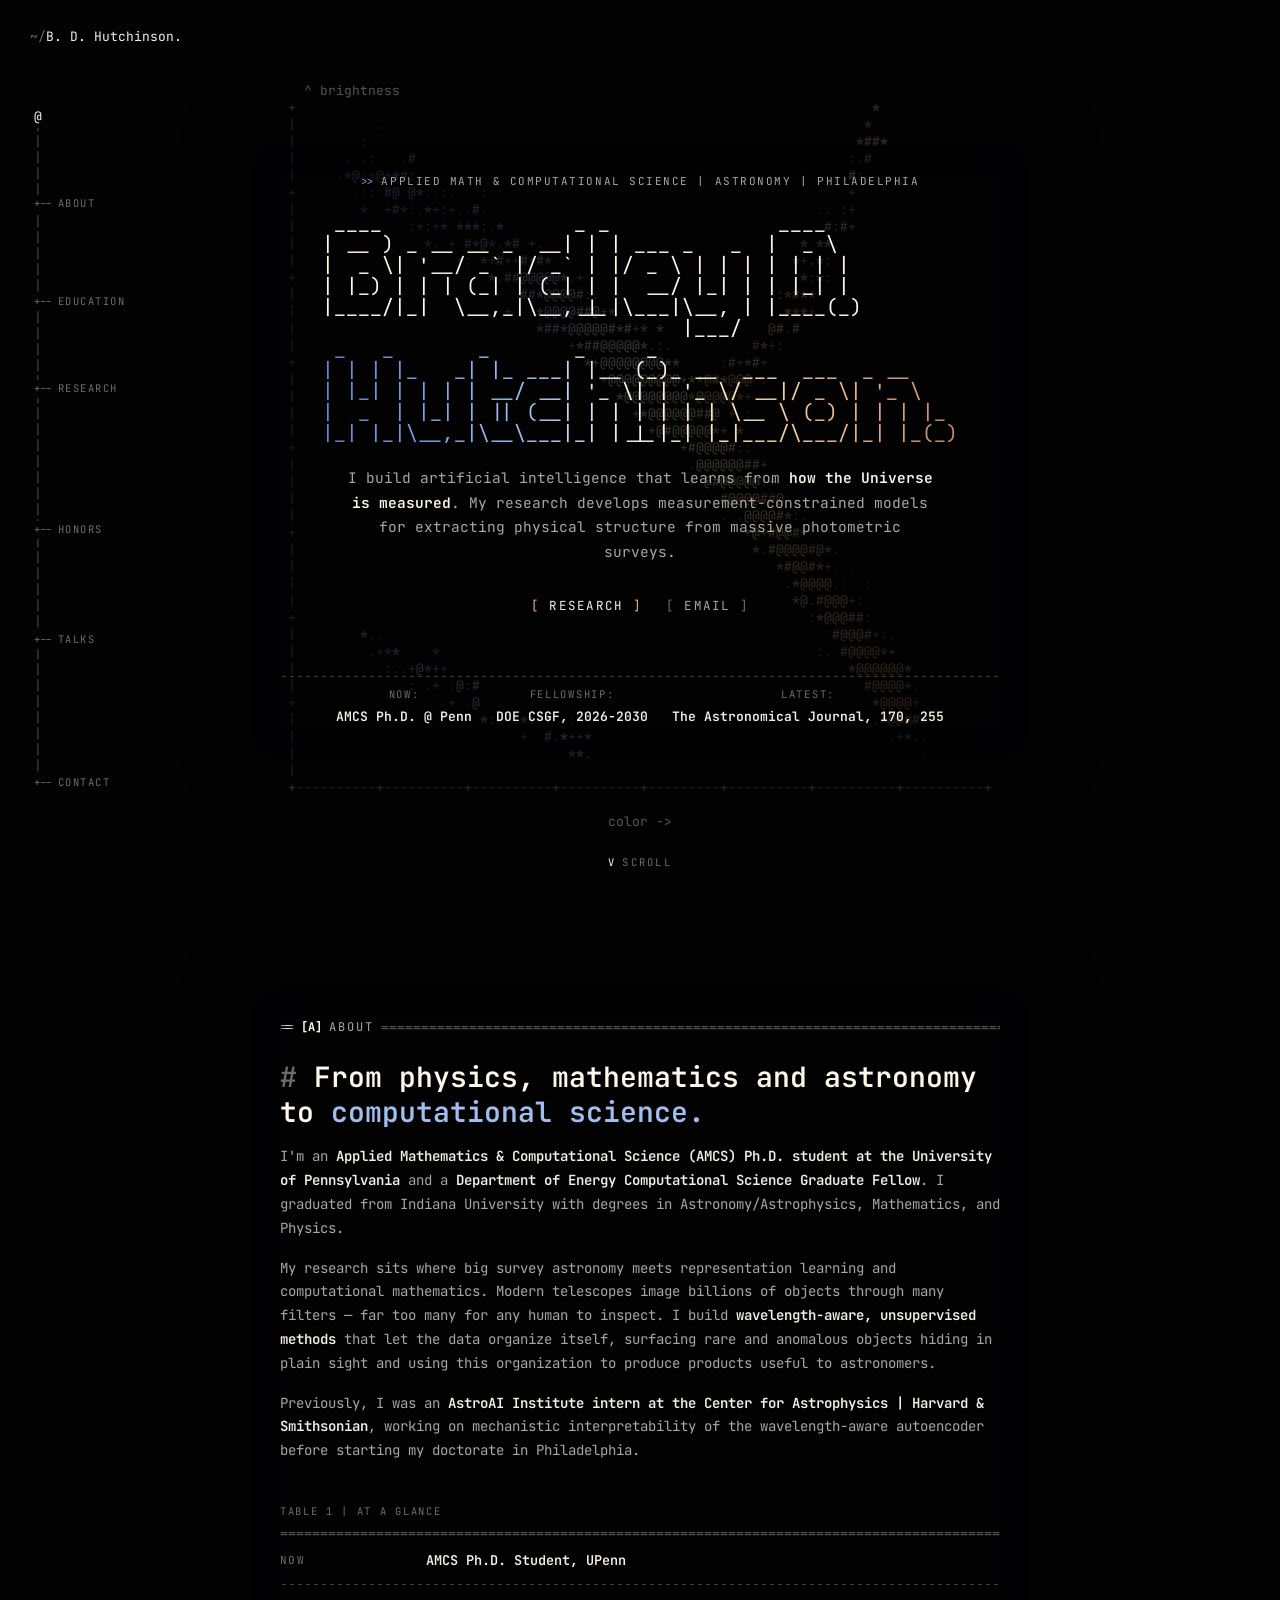
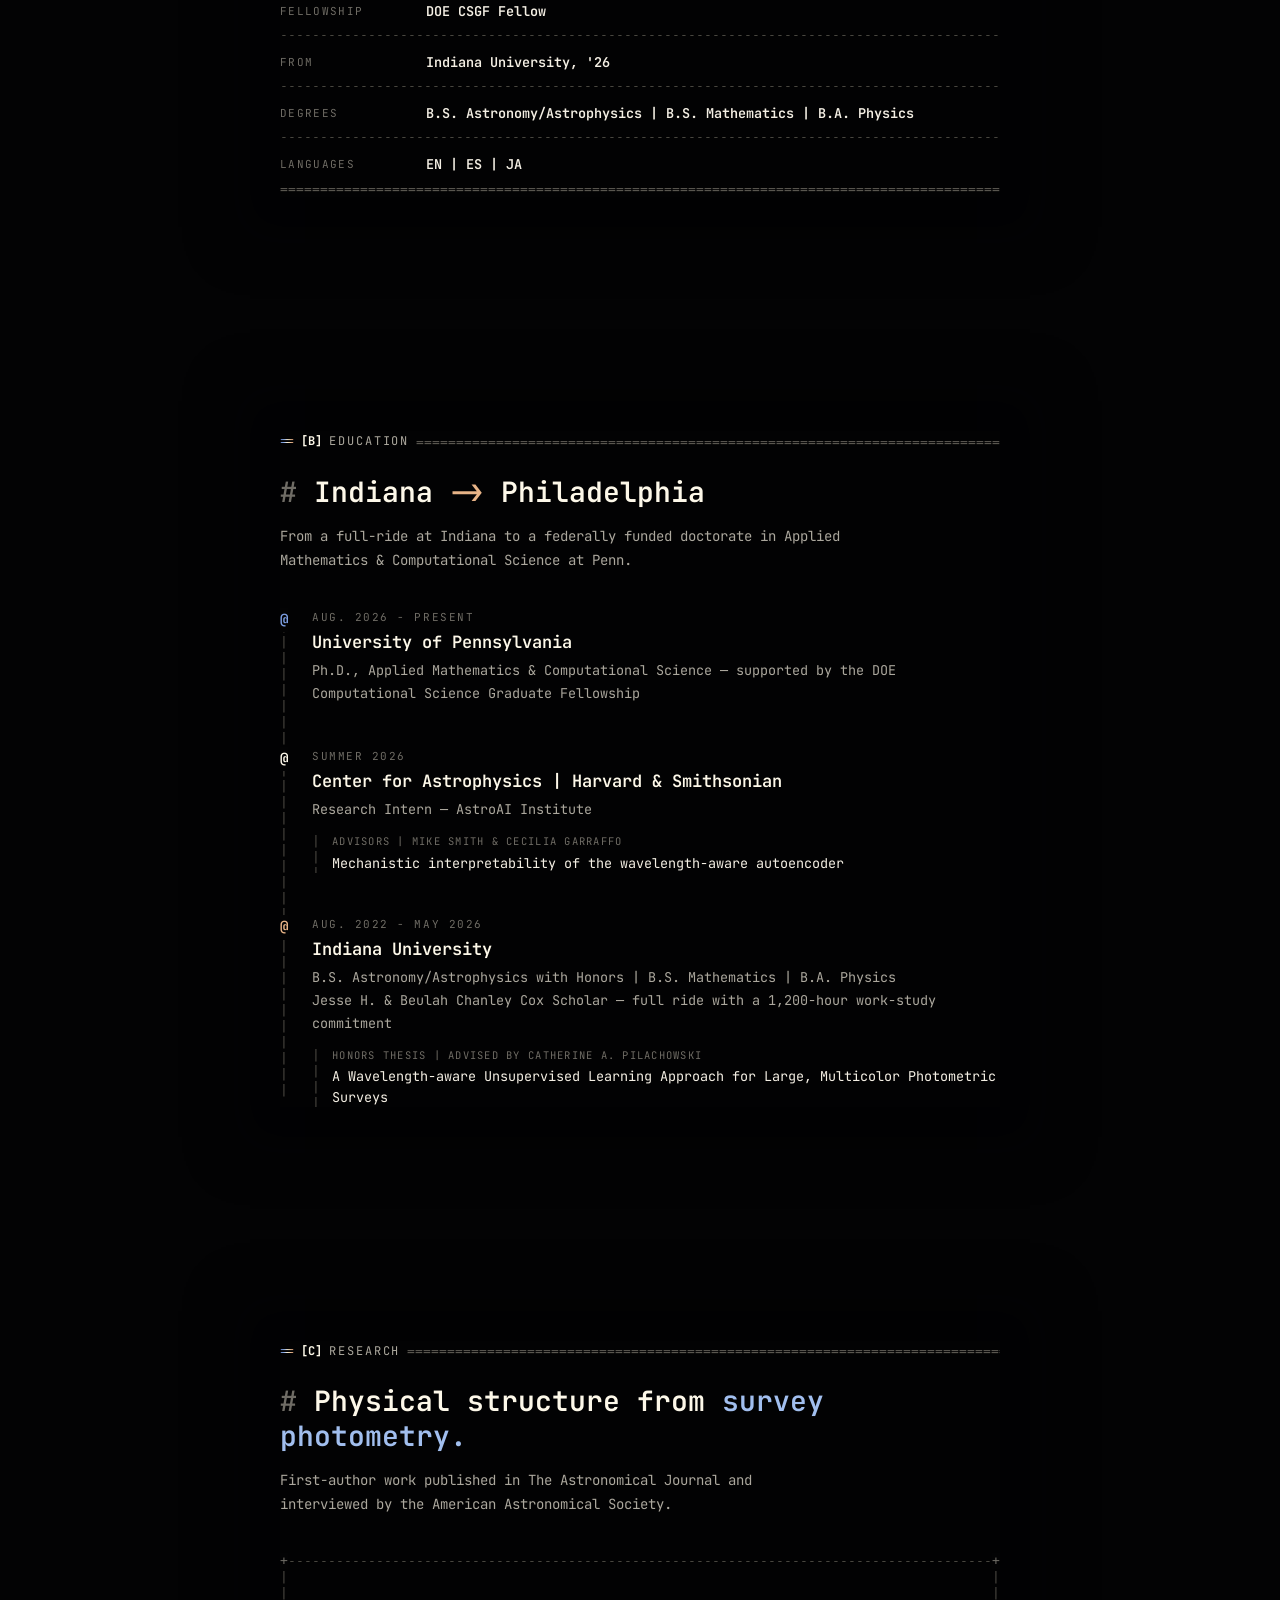
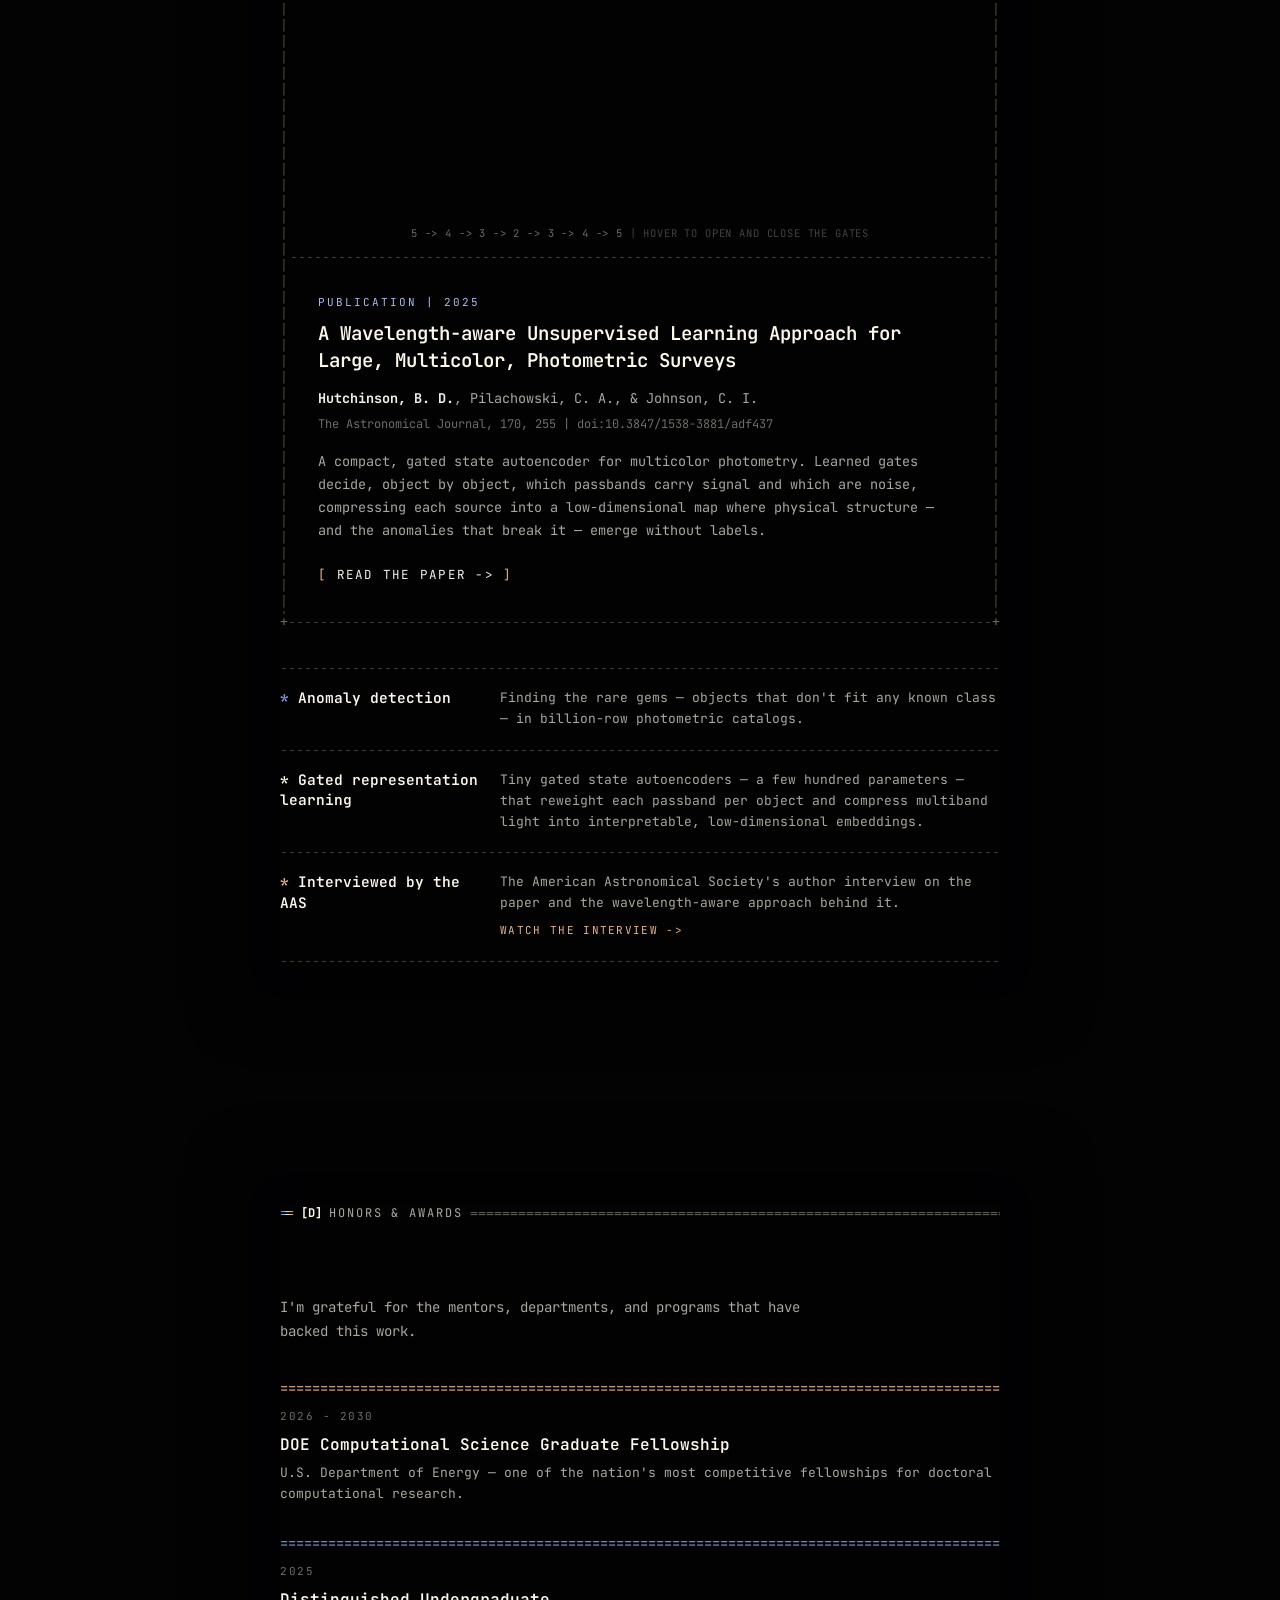
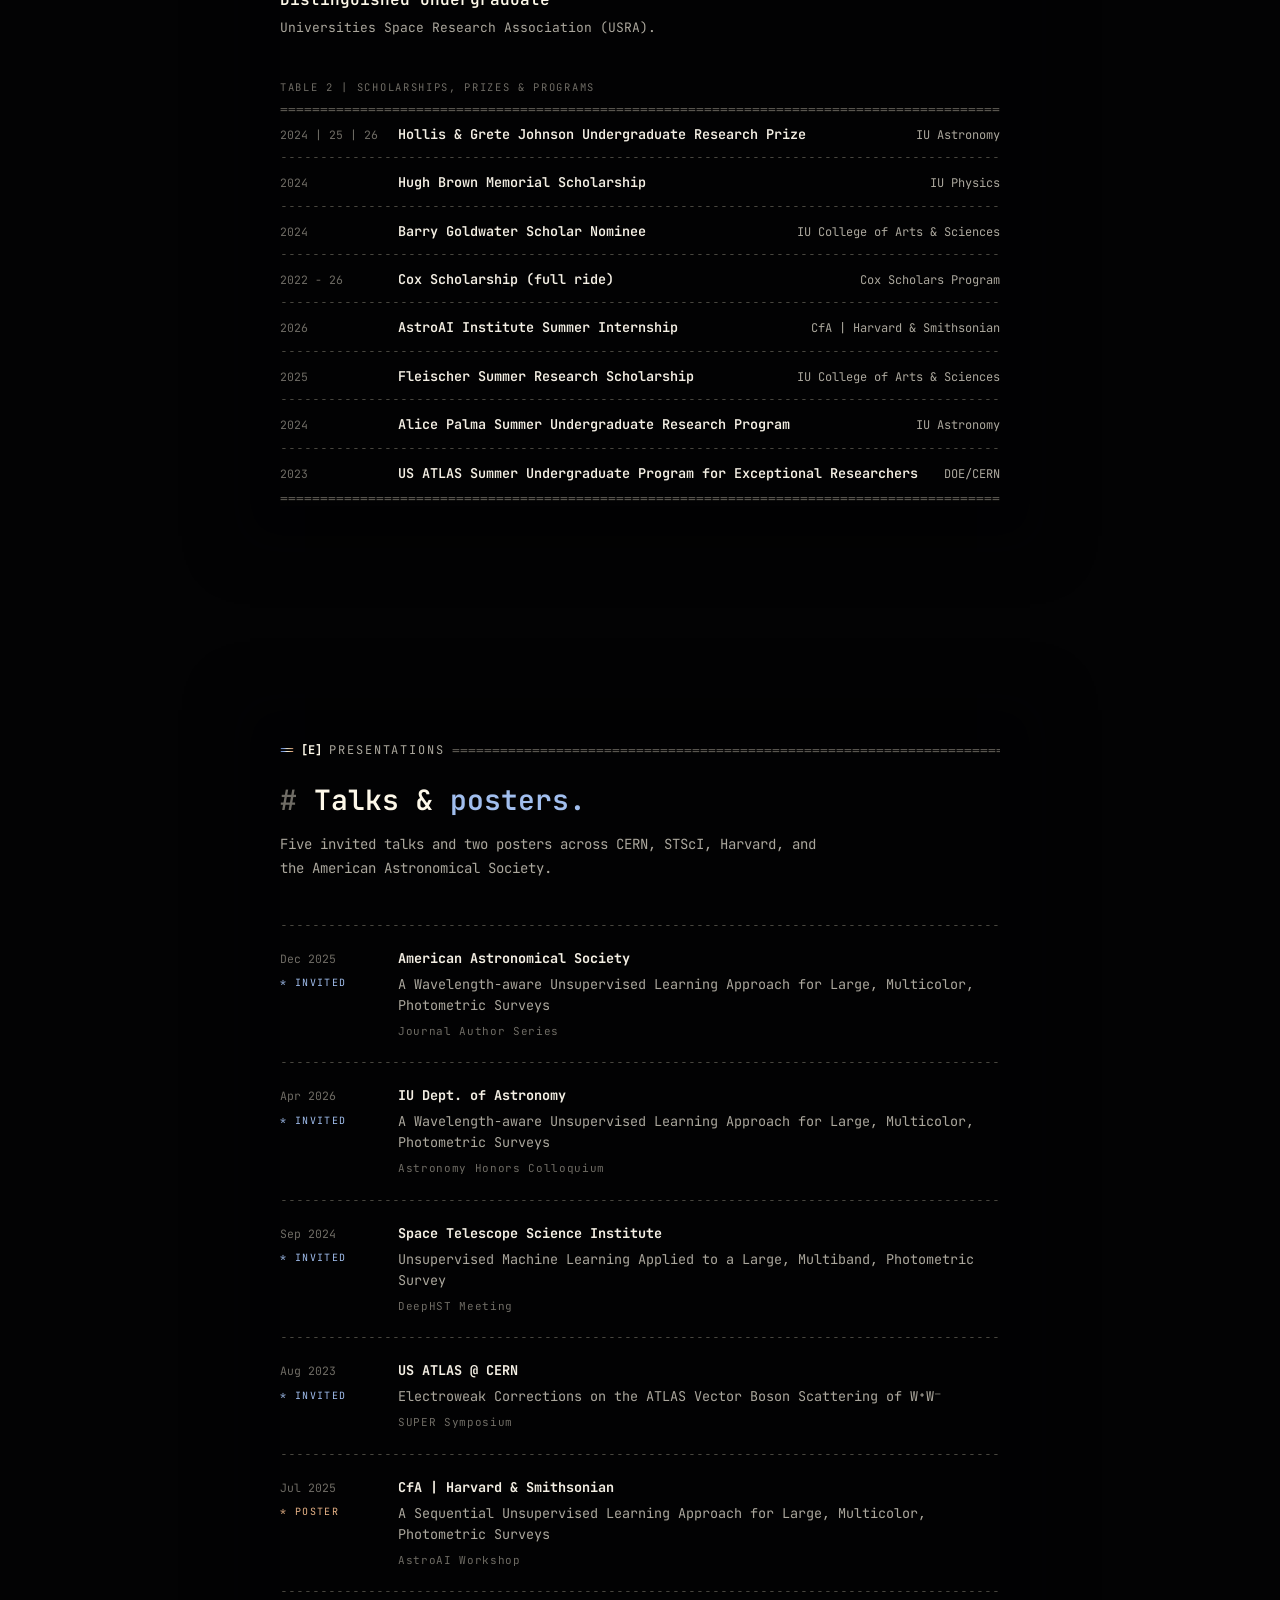
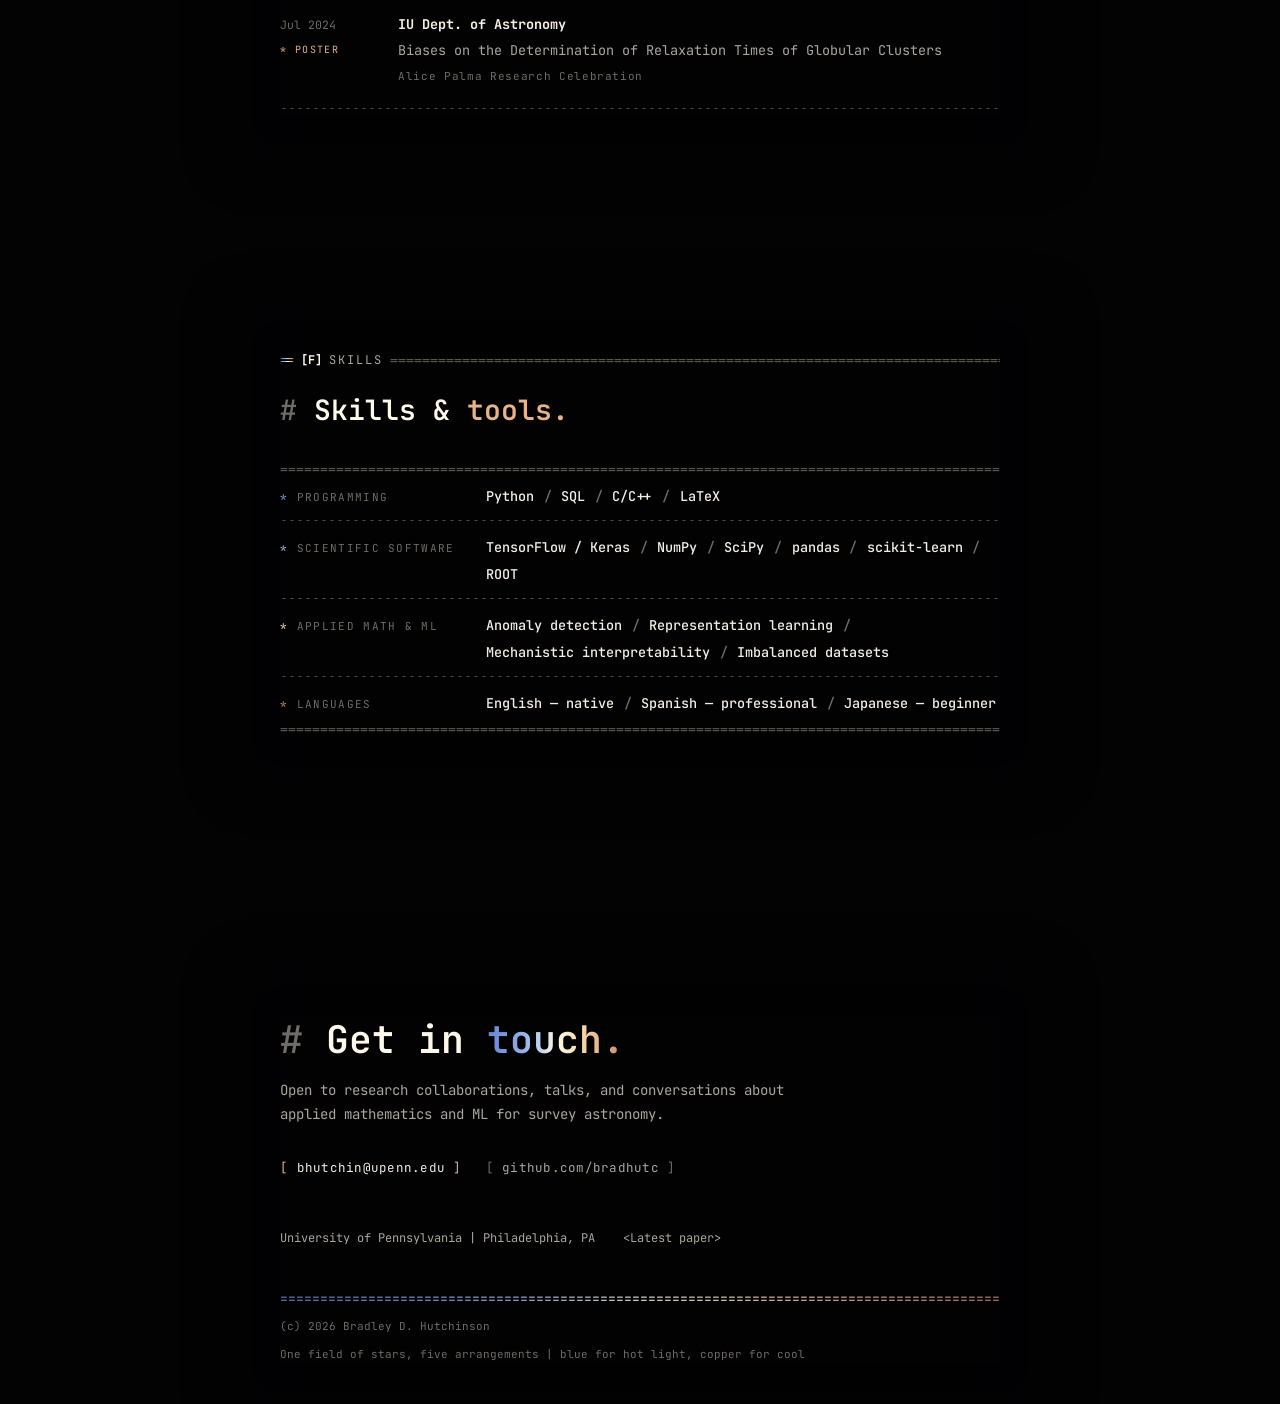
<file: index.html>
<!DOCTYPE html>
<html lang="en">
<head>
<meta charset="UTF-8">
<meta name="viewport" content="width=device-width, initial-scale=1.0">
<title>Bradley D. Hutchinson | Applied Math / Astronomy / Machine Learning</title>
<meta name="description" content="Bradley D. Hutchinson — Ph.D. student in Applied Mathematics & Computational Science at the University of Pennsylvania, DOE Computational Science Graduate Fellow, and astronomer.">
<link rel="preconnect" href="https://fonts.googleapis.com">
<link rel="preconnect" href="https://fonts.gstatic.com" crossorigin>
<link href="https://fonts.googleapis.com/css2?family=JetBrains+Mono:wght@400;500;600;700&display=swap" rel="stylesheet">
<style>
/* ============================================================
   ASCII PLATE
   Everything on the page is set in one monospace face and built
   from characters: rules are rows of - and =, boxes have + corners,
   and every figure (the star field and the model) is drawn on a
   character grid, kept faint so it sits behind the words.
   Every star keeps one color throughout, drawn from a single
   ramp: blue for hot light, cream, then copper for cool light.
   ============================================================ */
:root{
  --bg:#030304;
  --ink:#F4EFE4;
  --soft:#ABA79D;
  --faint:#6F6C65;

  --blue-deep:#6686CC;
  --blue:#7C9EE2;
  --blue-pale:#A1BEEE;
  --cream:#FDF8E9;
  --sand:#F7DFB2;
  --copper:#E7B387;
  --copper-deep:#C38A6B;
  --ramp:linear-gradient(90deg,#6686CC 0%,#7C9EE2 16%,#A1BEEE 32%,#FDF8E9 50%,#F7DFB2 66%,#E7B387 82%,#C38A6B 100%);

  --mono:'JetBrains Mono',ui-monospace,Menlo,Consolas,monospace;

  /* one-character tiles, repeated to make rules and box edges */
  --t-dash:url("data:image/svg+xml,%3Csvg xmlns='http://www.w3.org/2000/svg' width='8' height='16'%3E%3Ctext x='4' y='12' font-family='Menlo,Consolas,monospace' font-size='13' text-anchor='middle' fill='%2348463F'%3E-%3C/text%3E%3C/svg%3E");
  --t-eq:url("data:image/svg+xml,%3Csvg xmlns='http://www.w3.org/2000/svg' width='8' height='16'%3E%3Ctext x='4' y='12' font-family='Menlo,Consolas,monospace' font-size='13' text-anchor='middle' fill='%235E5B54'%3E=%3C/text%3E%3C/svg%3E");
  --t-bar:url("data:image/svg+xml,%3Csvg xmlns='http://www.w3.org/2000/svg' width='8' height='16'%3E%3Ctext x='4' y='12' font-family='Menlo,Consolas,monospace' font-size='13' text-anchor='middle' fill='%2348463F'%3E|%3C/text%3E%3C/svg%3E");
  --t-plus:url("data:image/svg+xml,%3Csvg xmlns='http://www.w3.org/2000/svg' width='8' height='16'%3E%3Crect width='8' height='16' fill='%23030304'/%3E%3Ctext x='4' y='12' font-family='Menlo,Consolas,monospace' font-size='13' text-anchor='middle' fill='%236F6C65'%3E%2B%3C/text%3E%3C/svg%3E");

  --rail:clamp(150px,11.5vw,190px);
  --colw:min(720px,calc(100vw - 2*var(--rail) - 24px));
}
*{margin:0;padding:0;box-sizing:border-box}
html{scroll-behavior:smooth;color-scheme:dark}
body{
  background:var(--bg);color:var(--ink);
  font-family:var(--mono);font-size:14px;line-height:1.7;
  -webkit-font-smoothing:antialiased;overflow-x:hidden;
}
::selection{background:var(--cream);color:#030304}
a{color:inherit;text-decoration:none}
a:focus-visible{outline:1px dashed var(--blue);outline-offset:3px}
em,i{font-style:normal}
.sr{position:absolute;width:1px;height:1px;overflow:hidden;clip-path:inset(50%);white-space:nowrap}

/* a box drawn with + - | */
.abox{
  background:
    var(--t-plus) 0 0/8px 16px no-repeat, var(--t-plus) 100% 0/8px 16px no-repeat,
    var(--t-plus) 0 100%/8px 16px no-repeat, var(--t-plus) 100% 100%/8px 16px no-repeat,
    var(--t-dash) 0 0/8px 16px repeat-x, var(--t-dash) 0 100%/8px 16px repeat-x,
    var(--t-bar) 0 0/8px 16px repeat-y, var(--t-bar) 100% 0/8px 16px repeat-y,
    rgba(3,3,4,.84);
}

/* ---------- the figure (fixed, behind everything) ---------- */
#plate{position:fixed;inset:0;display:block;z-index:0;pointer-events:none;opacity:.42}
.plate-cap{
  position:fixed;z-index:1;right:28px;bottom:26px;text-align:right;pointer-events:none;opacity:.8;
  font-size:11px;letter-spacing:.08em;color:var(--faint);transition:opacity .4s ease;
}
.plate-cap b{display:block;font-weight:500;color:var(--soft);letter-spacing:.2em;text-transform:uppercase;margin-bottom:3px}
.plate-cap b::before{content:"[ "}.plate-cap b::after{content:" ]"}
.plate-cap i{font-size:13px;letter-spacing:0;color:var(--ink);display:block}
.plate-cap .bar{display:flex;align-items:center;justify-content:flex-end;gap:10px;margin-top:9px;text-transform:uppercase;font-size:10px;letter-spacing:.16em}
.plate-cap .bar span.r::before{content:"####################";letter-spacing:0;background:var(--ramp);-webkit-background-clip:text;background-clip:text;color:transparent}

/* ---------- left axis: the navigation is a ruler ---------- */
.axis{position:fixed;z-index:5;left:0;top:0;bottom:0;width:var(--rail);pointer-events:none}
.axis .spine{position:absolute;left:34px;top:13vh;bottom:13vh;width:8px;background:var(--t-bar) 0 0/8px 16px repeat-y}
.axis .minor{display:none}
.axis a{
  position:absolute;left:34px;transform:translateY(-50%);pointer-events:auto;
  display:flex;align-items:center;gap:1ch;background:var(--bg);
  font-size:10.5px;letter-spacing:.14em;text-transform:uppercase;color:var(--faint);transition:color .25s;
}
.axis a::before{content:"+--";letter-spacing:0}
.axis a:hover,.axis a.on{color:var(--ink)}
.axis a.on::before{content:"+-->"}
.axis .mark{position:absolute;left:34px;width:8px;margin-top:-11px;font-size:13px;line-height:22px;background:var(--bg);color:var(--cream)}
.axis .mark::before{content:"@"}
.axis a.name{position:absolute;left:30px;top:26px;transform:none;pointer-events:auto;display:block;background:none;
  font-size:13px;letter-spacing:0;text-transform:none;color:var(--ink);white-space:nowrap;transition:opacity .4s ease}
.axis a.name::before{content:"~/";color:var(--faint)}
.axis.scrolled a.name{opacity:0;pointer-events:none}
.axis .name em,.topbar .n em{background:var(--ramp);-webkit-background-clip:text;background-clip:text;color:transparent}

.topbar{display:none}

/* ---------- column ---------- */
main,header,footer{position:relative;z-index:2}
.col{margin:0 auto;width:var(--colw);background:rgba(3,3,4,.45);box-shadow:0 0 46px 46px rgba(3,3,4,.45)}

/* ---------- hero ---------- */
header{height:auto}
.pin{position:relative;min-height:100vh;display:flex;align-items:center}
.eyebrow{font-size:11px;letter-spacing:.14em;text-transform:uppercase;color:var(--soft);
  display:flex;align-items:center;justify-content:center;gap:1ch;margin-bottom:22px;opacity:0;animation:rise .8s ease .15s forwards}
.eyebrow::before{content:">>";color:var(--blue);letter-spacing:0}
.banner{width:max-content;margin:0 auto;font-family:var(--mono);font-weight:400;line-height:1.08;color:var(--cream);white-space:pre;
  font-size:calc(var(--colw) / 37);opacity:0;animation:rise 1s ease .05s forwards}
.banner .l2{display:block;background:var(--ramp);-webkit-background-clip:text;background-clip:text;color:transparent}
.hero-sub{max-width:600px;margin-left:auto;margin-right:auto;text-align:center;font-size:14.5px;color:var(--soft);margin-top:22px;opacity:0;animation:rise .9s ease .45s forwards}
.hero-sub strong{color:var(--cream);font-weight:600}
.actions{display:flex;flex-wrap:wrap;justify-content:center;gap:24px;margin-top:30px;opacity:0;animation:rise .9s ease .6s forwards}
.lnk{font-size:12.5px;letter-spacing:.1em;text-transform:uppercase;color:var(--ink);display:inline-block;transition:color .2s}
.lnk::before{content:"[ ";color:var(--copper)}
.lnk::after{content:" ]";color:var(--copper)}
.lnk.q{color:var(--soft)}
.lnk.q::before,.lnk.q::after{color:var(--faint)}
.lnk:hover{color:#030304;background:var(--cream)}
.lnk:hover::before,.lnk:hover::after{color:#030304}
.readout{margin-top:52px;padding-top:18px;display:grid;grid-template-columns:repeat(3,auto);justify-content:center;gap:0;text-align:center;
  background:var(--t-dash) 0 0/8px 16px repeat-x;opacity:0;animation:rise 1s ease .75s forwards}
.readout div{padding:0 1.5ch;font-size:13px}
.readout .k{font-size:10.5px;letter-spacing:.16em;text-transform:uppercase;color:var(--faint);display:block;margin-bottom:2px}
.readout .k::after{content:":"}
.readout .v{font-weight:600;color:var(--ink)}
@media(min-width:641px){.readout div:not(:last-child) .v{white-space:nowrap}}
.cue{position:absolute;left:0;right:0;justify-content:center;bottom:28px;font-size:10.5px;letter-spacing:.22em;text-transform:uppercase;color:var(--faint);
  display:flex;align-items:center;gap:1ch;opacity:0;animation:rise 1s ease 1.1s forwards}
.cue::before{content:"v";color:var(--cream);animation:blink 1.2s steps(1) infinite}
@keyframes rise{from{opacity:0;transform:translateY(16px)}to{opacity:1;transform:none}}
@keyframes blink{50%{opacity:0}}

/* ---------- sections: figure panels ---------- */
section{padding:clamp(80px,13vh,150px) 0}
.panel{display:flex;align-items:center;gap:1ch;margin-bottom:22px;color:var(--soft);font-size:12px;letter-spacing:.16em;text-transform:uppercase}
.panel::before{content:"==";letter-spacing:0;background:var(--ramp);-webkit-background-clip:text;background-clip:text;color:transparent}
.panel::after{content:"";flex:1;height:16px;background:var(--t-eq) 0 50%/8px 16px repeat-x}
.panel b{font-weight:700;color:var(--cream);letter-spacing:0}
.panel b::before{content:"["}.panel b::after{content:"]"}
h2{font-family:var(--mono);font-weight:600;font-size:clamp(20px,2.2vw,28px);line-height:1.25;color:var(--cream);margin-bottom:16px}
h2::before{content:"# ";color:var(--faint)}
h2 em{color:var(--copper)}
section:nth-of-type(odd) h2 em{color:var(--blue-pale)}
.lede{color:var(--soft);max-width:560px;margin-bottom:36px;font-size:14px}

.reveal{opacity:0;transform:translateY(22px);transition:opacity .8s ease,transform .8s cubic-bezier(.2,.7,.2,1)}
.reveal.in{opacity:1;transform:none}

/* about */
.prose p{color:var(--soft)}
.prose p+p{margin-top:16px}
.prose strong{color:var(--ink);font-weight:600}
.tcap{font-size:10.5px;letter-spacing:.16em;text-transform:uppercase;color:var(--faint);margin:40px 0 4px}
.table{margin-top:40px;padding:16px 0;background:var(--t-eq) 0 0/8px 16px repeat-x,var(--t-eq) 0 100%/8px 16px repeat-x}
.tcap+.table{margin-top:0}
.row{display:grid;grid-template-columns:130px 1fr;gap:16px;padding:8px 0 20px;background:var(--t-dash) 0 100%/8px 16px repeat-x;font-size:13.5px}
.row:last-child{background:none;padding-bottom:6px}
.row .k{font-size:11px;letter-spacing:.12em;text-transform:uppercase;color:var(--faint);padding-top:2px}
.row .v{font-weight:600;color:var(--ink)}

/* education: a track of points, blue to copper */
.track{position:relative}
.track::before{content:"";position:absolute;left:0;top:10px;bottom:10px;width:8px;background:var(--t-bar) 0 0/8px 16px repeat-y}
.stop{position:relative;padding:0 0 42px 4ch}
.stop:last-child{padding-bottom:0}
.stop::before{content:"@";position:absolute;left:0;top:0;width:8px;background:var(--bg);color:var(--c);font-weight:700}
.stop .d{font-size:11px;letter-spacing:.14em;text-transform:uppercase;color:var(--faint)}
.stop .t{font-size:17px;font-weight:600;line-height:1.3;margin:4px 0 6px;color:var(--cream)}
.stop .s{color:var(--soft);font-size:13.5px}
.note{margin-top:12px;padding-left:2.5ch;background:var(--t-bar) 0 0/8px 16px repeat-y;font-size:13px;color:var(--soft)}
.note .k{font-size:10.5px;letter-spacing:.12em;text-transform:uppercase;color:var(--faint);display:block;margin-bottom:2px}
.note em{font-size:13.5px;color:var(--ink);line-height:1.5;display:block}

/* research */
.pub{padding:16px 10px}
.pub-viz{padding:4px 12px 22px;background:var(--t-dash) 0 100%/8px 16px repeat-x}
#gsa{display:block;margin:0 auto}
.pub-viz .cap{font-size:10.5px;letter-spacing:.08em;color:var(--faint);text-transform:uppercase;text-align:center;padding:2px 0 0}
.cap-hover{opacity:.6;transition:opacity .3s,color .3s}
.pub:hover .cap-hover{opacity:1;color:var(--copper)}
.pub-main{padding:clamp(18px,2.6vw,28px)}
.kicker{font-size:11px;letter-spacing:.18em;text-transform:uppercase;color:var(--blue-pale);margin-bottom:10px}
.pub-title{font-weight:600;font-size:clamp(16px,1.5vw,19px);line-height:1.4;color:var(--cream)}
.pub-authors{margin-top:12px;color:var(--soft);font-size:13.5px}
.pub-authors strong{color:var(--ink)}
.pub-ref{margin-top:4px;font-size:12px;color:var(--faint)}
.pub-blurb{margin-top:16px;color:var(--soft);font-size:13.5px}
.pub-main .lnk{margin-top:22px}
.themes{margin-top:30px;padding-top:16px;background:var(--t-dash) 0 0/8px 16px repeat-x}
.theme{display:grid;grid-template-columns:200px 1fr;gap:20px;padding:12px 0 28px;background:var(--t-dash) 0 100%/8px 16px repeat-x}
.theme h3{font-weight:600;font-size:14.5px;line-height:1.4;color:var(--cream)}
.theme h3::before{content:"* ";color:var(--c)}
.theme:hover h3{color:var(--c)}
.theme p{font-size:13px;color:var(--soft);line-height:1.6}
.theme .go{display:inline-block;margin-top:8px;font-size:11px;letter-spacing:.12em;text-transform:uppercase;color:var(--copper)}

/* honors */
.feature{display:grid;grid-template-columns:minmax(0,1fr);gap:30px;margin-bottom:8px}
.big{min-width:0}
.big::before{content:"====================================================================================================";
  display:block;overflow:hidden;white-space:nowrap;color:var(--c);line-height:16px;margin-bottom:8px}
.big .y{font-size:11px;letter-spacing:.14em;color:var(--faint)}
.big h3{font-weight:600;font-size:16px;line-height:1.35;margin:6px 0 8px;color:var(--cream)}
.big p{font-size:13px;color:var(--soft);line-height:1.6}
.hrow{display:grid;grid-template-columns:104px 1fr auto;gap:14px;align-items:baseline;padding:8px 0 20px;background:var(--t-dash) 0 100%/8px 16px repeat-x}
.hrow:last-child{background:none;padding-bottom:6px}
.hrow:hover .n{color:var(--copper)}
.hrow .y{font-size:11.5px;color:var(--faint)}
.hrow .n{font-weight:600;font-size:13.5px;color:var(--ink);line-height:1.45;transition:color .2s}
.hrow .o{font-size:12px;color:var(--soft);text-align:right}

/* talks */
.talk{display:grid;grid-template-columns:104px 1fr;gap:14px;padding:14px 0 30px;background:var(--t-dash) 0 100%/8px 16px repeat-x}
.talk:first-child{padding-top:30px;background:var(--t-dash) 0 0/8px 16px repeat-x,var(--t-dash) 0 100%/8px 16px repeat-x}
.talk .date{font-size:11.5px;color:var(--faint);padding-top:2px}
.tag{display:block;margin-top:6px;font-size:10px;letter-spacing:.14em;text-transform:uppercase}
.tag.inv{color:var(--blue-pale)}.tag.pos{color:var(--copper)}
.tag::before{content:"* "}
.talk .venue{font-weight:700;font-size:13.5px;color:var(--ink)}
.talk .title{font-size:13.5px;line-height:1.55;color:var(--soft);margin-top:4px;transition:color .3s}
.talk:hover .title{color:var(--cream)}
.talk .org{margin-top:6px;font-size:11px;letter-spacing:.06em;color:var(--faint)}

/* skills */
.kit{padding:16px 0;background:var(--t-eq) 0 0/8px 16px repeat-x,var(--t-eq) 0 100%/8px 16px repeat-x}
.kit .row{grid-template-columns:190px 1fr;align-items:baseline}
.kit .row .k::before{content:"* ";color:var(--c)}
.items{display:flex;flex-wrap:wrap;gap:4px 0;font-weight:500;font-size:13.5px;color:var(--ink)}
.items span{transition:color .2s}
.items span:not(:last-child)::after{content:"/";margin:0 1.2ch;color:var(--faint)}
.items span:hover{color:var(--copper)}

/* footer */
footer{padding:clamp(100px,18vh,190px) 0 40px}
footer h2{font-size:clamp(24px,3vw,38px)}
footer h2 em{background:var(--ramp);-webkit-background-clip:text;background-clip:text;color:transparent}
footer .lede{margin-bottom:30px}
footer .actions{justify-content:flex-start}
footer .lnk{text-transform:none;letter-spacing:.02em}
.f-links{margin-top:50px;display:flex;flex-wrap:wrap;gap:28px;font-size:12px;color:var(--soft)}
.f-links a::before{content:"<"}.f-links a::after{content:">"}
.f-links a:hover{color:var(--cream)}
.f-bottom{margin-top:42px;padding-top:26px;position:relative;display:flex;justify-content:space-between;flex-wrap:wrap;gap:10px;font-size:11px;color:var(--faint)}
.f-bottom::before{content:"========================================================================================================================";
  position:absolute;top:0;left:0;right:0;overflow:hidden;white-space:nowrap;line-height:16px;font-size:13px;
  background:var(--ramp);-webkit-background-clip:text;background-clip:text;color:transparent}

/* ---------- narrow screens: the figure moves behind the text ---------- */
@media(max-width:1040px){
  :root{--rail:clamp(20px,5vw,40px);--colw:calc(100vw - 2*var(--rail))}
  .axis,.plate-cap,.cue{display:none}
  #plate{opacity:.34}
  .col{max-width:700px}
  .banner{font-size:min(calc(var(--colw) / 33),21px)}
  .topbar{display:flex;position:fixed;z-index:6;top:0;left:0;right:0;justify-content:space-between;align-items:center;
    padding:11px var(--rail) 17px;background:var(--t-dash) 0 100%/8px 16px repeat-x,rgba(3,3,4,.9)}
  .topbar .n{font-size:13px}
  .topbar a.c{font-size:11px;letter-spacing:.14em;text-transform:uppercase;color:var(--soft)}
  .topbar a.c::before{content:"[ "}.topbar a.c::after{content:" ]"}
  header{padding:90px 0 0}
  .pin{min-height:0;display:block}
  section,footer{background:linear-gradient(180deg,transparent,rgba(3,3,4,.7) 90px,rgba(3,3,4,.7) calc(100% - 90px),transparent)}
}
@media(max-width:640px){
  .readout{grid-template-columns:1fr}
  .readout div{padding-bottom:6px}
  .feature{grid-template-columns:1fr}
  .theme{grid-template-columns:1fr;gap:6px}
  .hrow{grid-template-columns:1fr;gap:1px}
  .hrow .o{text-align:left}
  .talk{grid-template-columns:1fr;gap:6px}
  .talk .date{display:flex;gap:14px;align-items:center}
  .tag{margin-top:0}
  .row,.kit .row{grid-template-columns:1fr;gap:2px}
}
@media (prefers-reduced-motion: reduce){
  *,*::before,*::after{animation-duration:.01ms !important;animation-iteration-count:1 !important;transition-duration:.01ms !important}
  html{scroll-behavior:auto}
  .reveal{opacity:1;transform:none}
  .eyebrow,.hero-sub,.actions,.readout,.cue,.banner{opacity:1}
}
</style>
</head>
<body>

<canvas id="plate" aria-hidden="true"></canvas>
<div class="plate-cap" id="cap" aria-hidden="true">
  <b id="capN">Plate I</b><i id="capT">A field of stars.</i>
  <div class="bar">hot <span class="r"></span> cool</div>
</div>

<nav class="axis" id="axis" aria-label="Sections">
  <a class="name" href="#top">B. D. Hutchinson<em>.</em></a>
  <div class="spine"></div><div class="minor"></div>
  <a href="#about" data-s="about">About</a>
  <a href="#education" data-s="education">Education</a>
  <a href="#research" data-s="research">Research</a>
  <a href="#honors" data-s="honors">Honors</a>
  <a href="#talks" data-s="talks">Talks</a>
  <a href="#contact" data-s="contact">Contact</a>
  <span class="mark" id="mark"></span>
</nav>
<div class="topbar"><a class="n" href="#top">B. D. Hutchinson<em>.</em></a><a class="c" href="#contact">Contact</a></div>

<header id="top">
 <div class="pin">
  <div class="col">
    <p class="eyebrow">Applied Math &amp; Computational Science | Astronomy | Philadelphia</p>
<h1 class="sr">Bradley D. Hutchinson.</h1>
<pre class="banner" aria-hidden="true"> ____                _ _              ____
| __ ) _ __ __ _  __| | | ___ _   _  |  _ \
|  _ \| &#x27;__/ _` |/ _` | |/ _ \ | | | | | | |
| |_) | | | (_| | (_| | |  __/ |_| | | |_| |
|____/|_|  \__,_|\__,_|_|\___|\__, | |____(_)
                              |___/
<span class="l2"> _   _       _       _     _
| | | |_   _| |_ ___| |__ (_)_ __  ___  ___  _ __
| |_| | | | | __/ __| &#x27;_ \| | &#x27;_ \/ __|/ _ \| &#x27;_ \
|  _  | |_| | || (__| | | | | | | \__ \ (_) | | | |_
|_| |_|\__,_|\__\___|_| |_|_|_| |_|___/\___/|_| |_(_)</span></pre>
    <p class="hero-sub">I build artificial intelligence that learns from <strong>how the Universe is measured</strong>. My research develops measurement-constrained models for extracting physical structure from massive photometric surveys.</p>
    <div class="actions">
      <a class="lnk" href="#research">Research</a>
      <a class="lnk q" href="mailto:bhutchin@upenn.edu">Email</a>
    </div>
    <div class="readout">
      <div><span class="k">Now</span><span class="v">AMCS Ph.D. @ Penn</span></div>
      <div><span class="k">Fellowship</span><span class="v">DOE CSGF, 2026-2030</span></div>
      <div><span class="k">Latest</span><span class="v">The Astronomical Journal, 170, 255</span></div>
    </div>
  </div>
  <div class="cue">Scroll</div>
 </div>
</header>

<main>
<section id="about">
  <div class="col">
    <div class="panel reveal"><b>A</b><span>About</span></div>
    <h2 class="reveal">From physics, mathematics and astronomy to <em>computational science.</em></h2>
    <div class="prose reveal">
      <p>I'm an <strong>Applied Mathematics &amp; Computational Science (AMCS) Ph.D. student at the University of Pennsylvania</strong> and a <strong>Department of Energy Computational Science Graduate Fellow</strong>. I graduated from Indiana University with degrees in Astronomy/Astrophysics, Mathematics, and Physics.</p>
      <p>My research sits where big survey astronomy meets representation learning and computational mathematics. Modern telescopes image billions of objects through many filters — far too many for any human to inspect. I build <strong>wavelength-aware, unsupervised methods</strong> that let the data organize itself, surfacing rare and anomalous objects hiding in plain sight and using this organization to produce products useful to astronomers.</p>
      <p>Previously, I was an <strong>AstroAI Institute intern at the Center for Astrophysics | Harvard &amp; Smithsonian</strong>, working on mechanistic interpretability of the wavelength-aware autoencoder before starting my doctorate in Philadelphia.</p>
    </div>
    <p class="tcap reveal">Table 1 | At a glance</p>
    <aside class="table reveal">
      <div class="row"><span class="k">Now</span><span class="v">AMCS Ph.D. Student, UPenn</span></div>
      <div class="row"><span class="k">Fellowship</span><span class="v">DOE CSGF Fellow</span></div>
      <div class="row"><span class="k">From</span><span class="v">Indiana University, '26</span></div>
      <div class="row"><span class="k">Degrees</span><span class="v">B.S. Astronomy/Astrophysics | B.S. Mathematics | B.A. Physics</span></div>
      <div class="row"><span class="k">Languages</span><span class="v">EN | ES | JA</span></div>
    </aside>
  </div>
</section>

<section id="education">
  <div class="col">
    <div class="panel reveal"><b>B</b><span>Education</span></div>
    <h2 class="reveal">Indiana <em>-&gt;</em> Philadelphia</h2>
    <p class="lede reveal">From a full-ride at Indiana to a federally funded doctorate in Applied Mathematics &amp; Computational Science at Penn.</p>
    <div class="track">
      <div class="stop reveal" style="--c:var(--blue)">
        <div class="d">Aug. 2026 - Present</div>
        <div class="t">University of Pennsylvania</div>
        <div class="s">Ph.D., Applied Mathematics &amp; Computational Science — supported by the DOE Computational Science Graduate Fellowship</div>
      </div>
      <div class="stop reveal" style="--c:var(--cream)">
        <div class="d">Summer 2026</div>
        <div class="t">Center for Astrophysics | Harvard &amp; Smithsonian</div>
        <div class="s">Research Intern — AstroAI Institute</div>
        <div class="note">
          <span class="k">Advisors | Mike Smith &amp; Cecilia Garraffo</span>
          <em>Mechanistic interpretability of the wavelength-aware autoencoder</em>
        </div>
      </div>
      <div class="stop reveal" style="--c:var(--copper)">
        <div class="d">Aug. 2022 - May 2026</div>
        <div class="t">Indiana University</div>
        <div class="s">B.S. Astronomy/Astrophysics with Honors | B.S. Mathematics | B.A. Physics<br>Jesse H. &amp; Beulah Chanley Cox Scholar — full ride with a 1,200-hour work-study commitment</div>
        <div class="note">
          <span class="k">Honors thesis | advised by Catherine A. Pilachowski</span>
          <em>A Wavelength-aware Unsupervised Learning Approach for Large, Multicolor Photometric Surveys</em>
        </div>
      </div>
    </div>
  </div>
</section>

<section id="research">
  <div class="col">
    <div class="panel reveal"><b>C</b><span>Research</span></div>
    <h2 class="reveal">Physical structure from <em>survey photometry.</em></h2>
    <p class="lede reveal">First-author work published in The Astronomical Journal and interviewed by the American Astronomical Society.</p>

    <article class="pub abox reveal" id="pubcard" tabindex="0">
      <div class="pub-viz">
        <canvas id="gsa" aria-label="Animated diagram: five passbands compress through a two-dimensional bottleneck and are reconstructed"></canvas>
        <p class="cap">5 -&gt; 4 -&gt; 3 -&gt; 2 -&gt; 3 -&gt; 4 -&gt; 5 <span class="cap-hover">| hover to open and close the gates</span></p>
      </div>
      <div class="pub-main">
        <div class="kicker">Publication | 2025</div>
        <h3 class="pub-title">A Wavelength-aware Unsupervised Learning Approach for Large, Multicolor, Photometric Surveys</h3>
        <p class="pub-authors"><strong>Hutchinson, B. D.</strong>, Pilachowski, C. A., &amp; Johnson, C. I.</p>
        <p class="pub-ref">The Astronomical Journal, 170, 255 | doi:10.3847/1538-3881/adf437</p>
        <p class="pub-blurb">A compact, gated state autoencoder for multicolor photometry. Learned gates decide, object by object, which passbands carry signal and which are noise, compressing each source into a low-dimensional map where physical structure — and the anomalies that break it — emerge without labels.</p>
        <a class="lnk" href="https://doi.org/10.3847/1538-3881/adf437" target="_blank" rel="noopener">Read the paper -&gt;</a>
      </div>
    </article>

    <div class="themes">
      <div class="theme reveal" style="--c:var(--blue)">
        <h3>Anomaly detection</h3>
        <p>Finding the rare gems — objects that don't fit any known class — in billion-row photometric catalogs.</p>
      </div>
      <div class="theme reveal" style="--c:var(--cream)">
        <h3>Gated representation learning</h3>
        <p>Tiny gated state autoencoders — a few hundred parameters — that reweight each passband per object and compress multiband light into interpretable, low-dimensional embeddings.</p>
      </div>
      <a class="theme reveal" style="--c:var(--copper)" href="https://www.youtube.com/watch?v=LM9TF7DOo4M" target="_blank" rel="noopener">
        <h3>Interviewed by the AAS</h3>
        <p>The American Astronomical Society's author interview on the paper and the wavelength-aware approach behind it.<br><span class="go">Watch the interview -&gt;</span></p>
      </a>
    </div>
  </div>
</section>

<section id="honors">
  <div class="col">
    <div class="panel reveal"><b>D</b><span>Honors &amp; Awards</span></div>
    <h2 class="reveal">Honors &amp; <em>support.</em></h2>
    <p class="lede reveal">I'm grateful for the mentors, departments, and programs that have backed this work.</p>

    <div class="feature">
      <div class="big reveal" style="--c:var(--copper)">
        <span class="y">2026 - 2030</span>
        <h3>DOE Computational Science Graduate Fellowship</h3>
        <p>U.S. Department of Energy — one of the nation's most competitive fellowships for doctoral computational research.</p>
      </div>
      <div class="big reveal" style="--c:var(--blue)">
        <span class="y">2025</span>
        <h3>Distinguished Undergraduate</h3>
        <p>Universities Space Research Association (USRA).</p>
      </div>
    </div>

    <p class="tcap reveal">Table 2 | Scholarships, prizes &amp; programs</p>
    <div class="table reveal">
      <div class="hrow"><span class="y">2024 | 25 | 26</span><span class="n">Hollis &amp; Grete Johnson Undergraduate Research Prize</span><span class="o">IU Astronomy</span></div>
      <div class="hrow"><span class="y">2024</span><span class="n">Hugh Brown Memorial Scholarship</span><span class="o">IU Physics</span></div>
      <div class="hrow"><span class="y">2024</span><span class="n">Barry Goldwater Scholar Nominee</span><span class="o">IU College of Arts &amp; Sciences</span></div>
      <div class="hrow"><span class="y">2022 - 26</span><span class="n">Cox Scholarship (full ride)</span><span class="o">Cox Scholars Program</span></div>
      <div class="hrow"><span class="y">2026</span><span class="n">AstroAI Institute Summer Internship</span><span class="o">CfA | Harvard &amp; Smithsonian</span></div>
      <div class="hrow"><span class="y">2025</span><span class="n">Fleischer Summer Research Scholarship</span><span class="o">IU College of Arts &amp; Sciences</span></div>
      <div class="hrow"><span class="y">2024</span><span class="n">Alice Palma Summer Undergraduate Research Program</span><span class="o">IU Astronomy</span></div>
      <div class="hrow"><span class="y">2023</span><span class="n">US ATLAS Summer Undergraduate Program for Exceptional Researchers</span><span class="o">DOE/CERN</span></div>
    </div>
  </div>
</section>

<section id="talks">
  <div class="col">
    <div class="panel reveal"><b>E</b><span>Presentations</span></div>
    <h2 class="reveal">Talks &amp; <em>posters.</em></h2>
    <p class="lede reveal">Five invited talks and two posters across CERN, STScI, Harvard, and the American Astronomical Society.</p>
    <div class="talks">
      <div class="talk reveal">
        <div class="date">Dec 2025<span class="tag inv">Invited</span></div>
        <div><div class="venue">American Astronomical Society</div>
          <p class="title">A Wavelength-aware Unsupervised Learning Approach for Large, Multicolor, Photometric Surveys</p>
          <p class="org">Journal Author Series</p></div>
      </div>
      <div class="talk reveal">
        <div class="date">Apr 2026<span class="tag inv">Invited</span></div>
        <div><div class="venue">IU Dept. of Astronomy</div>
          <p class="title">A Wavelength-aware Unsupervised Learning Approach for Large, Multicolor, Photometric Surveys</p>
          <p class="org">Astronomy Honors Colloquium</p></div>
      </div>
      <div class="talk reveal">
        <div class="date">Sep 2024<span class="tag inv">Invited</span></div>
        <div><div class="venue">Space Telescope Science Institute</div>
          <p class="title">Unsupervised Machine Learning Applied to a Large, Multiband, Photometric Survey</p>
          <p class="org">DeepHST Meeting</p></div>
      </div>
      <div class="talk reveal">
        <div class="date">Aug 2023<span class="tag inv">Invited</span></div>
        <div><div class="venue">US ATLAS @ CERN</div>
          <p class="title">Electroweak Corrections on the ATLAS Vector Boson Scattering of W⁺W⁻</p>
          <p class="org">SUPER Symposium</p></div>
      </div>
      <div class="talk reveal">
        <div class="date">Jul 2025<span class="tag pos">Poster</span></div>
        <div><div class="venue">CfA | Harvard &amp; Smithsonian</div>
          <p class="title">A Sequential Unsupervised Learning Approach for Large, Multicolor, Photometric Surveys</p>
          <p class="org">AstroAI Workshop</p></div>
      </div>
      <div class="talk reveal">
        <div class="date">Jul 2024<span class="tag pos">Poster</span></div>
        <div><div class="venue">IU Dept. of Astronomy</div>
          <p class="title">Biases on the Determination of Relaxation Times of Globular Clusters</p>
          <p class="org">Alice Palma Research Celebration</p></div>
      </div>
    </div>
  </div>
</section>

<section id="skills">
  <div class="col">
    <div class="panel reveal"><b>F</b><span>Skills</span></div>
    <h2 class="reveal">Skills &amp; <em>tools.</em></h2>
    <div class="kit reveal" style="margin-top:34px">
      <div class="row" style="--c:var(--blue)"><span class="k">Programming</span>
        <div class="items"><span>Python</span><span>SQL</span><span>C/C++</span><span>LaTeX</span></div></div>
      <div class="row" style="--c:var(--blue-pale)"><span class="k">Scientific software</span>
        <div class="items"><span>TensorFlow / Keras</span><span>NumPy</span><span>SciPy</span><span>pandas</span><span>scikit-learn</span><span>ROOT</span></div></div>
      <div class="row" style="--c:var(--sand)"><span class="k">Applied Math &amp; ML</span>
        <div class="items"><span>Anomaly detection</span><span>Representation learning</span><span>Mechanistic interpretability</span><span>Imbalanced datasets</span></div></div>
      <div class="row" style="--c:var(--copper-deep)"><span class="k">Languages</span>
        <div class="items"><span>English — native</span><span>Spanish — professional</span><span>Japanese — beginner</span></div></div>
    </div>
  </div>
</section>
</main>

<footer id="contact">
  <div class="col">
    <h2 class="reveal">Get in <em>touch.</em></h2>
    <p class="lede reveal">Open to research collaborations, talks, and conversations about applied mathematics and ML for survey astronomy.</p>
    <div class="actions reveal" style="opacity:1;animation:none">
      <a class="lnk" href="mailto:bhutchin@upenn.edu">bhutchin@upenn.edu</a>
      <a class="lnk q" href="https://github.com/bradhutc" target="_blank" rel="noopener">github.com/bradhutc</a>
    </div>
    <div class="f-links reveal">
      <span>University of Pennsylvania | Philadelphia, PA</span>
      <a href="https://doi.org/10.3847/1538-3881/adf437" target="_blank" rel="noopener">Latest paper</a>
    </div>
    <div class="f-bottom">
      <span>(c) 2026 Bradley D. Hutchinson</span>
      <span>One field of stars, five arrangements | blue for hot light, copper for cool</span>
    </div>
  </div>
</footer>

<script>
const REDUCE = matchMedia('(prefers-reduced-motion: reduce)').matches;
const clamp = (x,a,b)=>Math.min(b,Math.max(a,x));
const smooth = x => x*x*(3-2*x);
const topOf = el => el.getBoundingClientRect().top + scrollY;   // position in the document

/* ============================================================
   A CHARACTER GRID ON A CANVAS
   Every figure is drawn through this. add() piles up light in a
   cell (more light, heavier glyph: . : + * # @); set()/text()/line()
   place exact characters. flush() prints the grid.
   ============================================================ */
const MONO='"JetBrains Mono",ui-monospace,Menlo,Consolas,monospace';
function AsciiGrid(cv,fs){
  const g={cv,ctx:cv.getContext('2d'),fs:fs||13,cols:0,rows:0};
  g.resize=(W,H)=>{
    const dpr=Math.min(devicePixelRatio||1,2), c=g.ctx; g.W=W; g.H=H;
    cv.style.width=W+'px'; cv.style.height=H+'px'; cv.width=Math.round(W*dpr); cv.height=Math.round(H*dpr);
    c.setTransform(dpr,0,0,dpr,0,0); c.font=g.fs+'px '+MONO; c.textBaseline='top';
    g.cw=c.measureText('MMMMMMMMMM').width/10; g.ch=Math.round(g.fs*1.3);
    g.cols=Math.ceil(W/g.cw); g.rows=Math.ceil(H/g.ch);
    const n=g.cols*g.rows;
    g.B=new Float32Array(n); g.R=new Float32Array(n); g.G=new Float32Array(n); g.L=new Float32Array(n);
    g.K=new Uint16Array(n); g.KA=new Float32Array(n); g.KC=new Uint32Array(n);
  };
  g.clear=()=>{ g.B.fill(0); g.R.fill(0); g.G.fill(0); g.L.fill(0); g.K.fill(0); };
  g.add=(x,y,b,c)=>{ const q=Math.floor(x/g.cw), r=Math.floor(y/g.ch); if(b<=0||q<0||r<0||q>=g.cols||r>=g.rows) return;
    const i=r*g.cols+q; g.B[i]+=b; g.R[i]+=c[0]*b; g.G[i]+=c[1]*b; g.L[i]+=c[2]*b; };
  g.setc=(q,r,chr,c,a)=>{ if(a<=.02||q<0||r<0||q>=g.cols||r>=g.rows) return; const i=r*g.cols+q; if(g.K[i]&&g.KA[i]>a) return;
    g.K[i]=chr.charCodeAt(0); g.KA[i]=a; g.KC[i]=(c[0]<<16)|(c[1]<<8)|c[2]; };
  g.set=(x,y,chr,c,a)=>g.setc(Math.floor(x/g.cw),Math.floor(y/g.ch),chr,c,a);
  g.text=(x,y,s,c,a,align)=>{ let q=Math.floor(x/g.cw); const r=Math.floor(y/g.ch);
    if(align==='center') q-=s.length>>1; else if(align==='right') q-=s.length-1;
    for(let k=0;k<s.length;k++) if(s[k]!==' ') g.setc(q+k,r,s[k],c,a); };
  g.line=(x0,y0,x1,y1,c,a,chr)=>{ const q0=x0/g.cw, r0=y0/g.ch, dq=x1/g.cw-q0, dr=y1/g.ch-r0;
    const n=Math.max(1,Math.ceil(Math.max(Math.abs(dq),Math.abs(dr)))), aq=Math.abs(dq), ar=Math.abs(dr)*2;
    const gl=chr||(aq<ar*.4?'|':aq>ar*2.5?'-':(dq*dr>0?'\\':'/'));
    for(let k=0;k<=n;k++) g.setc(Math.floor(q0+dq*k/n),Math.floor(r0+dr*k/n),gl,c,a); };
  g.flush=()=>{ const c=g.ctx, cols=g.cols; c.clearRect(0,0,g.W,g.H); let last='';
    for(let r=0;r<g.rows;r++) for(let q=0;q<cols;q++){ const i=r*cols+q; let chr, st;
      if(g.K[i]){ const k=g.KC[i]; chr=String.fromCharCode(g.K[i]); st='rgba('+(k>>16)+','+(k>>8&255)+','+(k&255)+','+(Math.min(1,g.KA[i])*20|0)/20+')'; }
      else { const b=g.B[i]; if(b<.05) continue;
        chr = b<.22?'.': b<.45?':': b<.8?'+': b<1.4?'*': b<2.4?'#':'@';
        st='rgba('+(g.R[i]/b&~3)+','+(g.G[i]/b&~3)+','+(g.L[i]/b&~3)+','+(Math.min(1,.38+.62*b)*10|0)/10+')'; }
      if(st!==last){ c.fillStyle=st; last=st; }
      c.fillText(chr,q*g.cw,r*g.ch); } };
  return g;
}

/* ---------- reveals ---------- */
const io = new IntersectionObserver(es=>{
  for(const e of es) if(e.isIntersecting){e.target.classList.add('in');io.unobserve(e.target)}
},{threshold:.1,rootMargin:'0px 0px -40px 0px'});
document.querySelectorAll('.reveal').forEach((el,i)=>{el.style.transitionDelay=(i%3)*70+'ms';io.observe(el)});

/* ============================================================
   THE PLATE
   One population of stars. Each has a fixed color (its place on
   the blue-cream-copper ramp) and a fixed brightness. Scrolling
   moves every star between six arrangements of the same light.
   ============================================================ */
(function(){
  const cv = document.getElementById('plate'), AG = AsciiGrid(cv,13);
  const CREAM=[253,248,233], SOFTC=[171,167,157], FAINTC=[111,108,101], INKC=[244,239,228], WARM=[253,240,214];
  const capEl = document.getElementById('cap'), capN = document.getElementById('capN'), capT = document.getElementById('capT');
  const CAPS = [
    ['Plate I','A field of stars.'],
    ['',''],   // (arrangement 1 is no longer shown)
    ['Plate II','The same stars, by color and brightness.'],
    ['Plate III','A spiral galaxy.'],
    ['Plate IV','The sky in polar projection.'],
    ['Plate V','A globular cluster, star by star.']
  ];
  // section -> arrangement
  const ORDER = [['top',0],['about',0],['education',2],['research',2],['honors',3],['talks',3],['skills',4],['contact',5]];

  const STOPS=[[0,102,134,204],[.16,124,158,226],[.32,161,190,238],[.5,253,248,233],[.66,247,223,178],[.82,231,179,135],[1,195,138,107]];
  function ramp(t){
    t = clamp(t,0,1);
    for(let i=1;i<STOPS.length;i++){
      if(t<=STOPS[i][0]){
        const a=STOPS[i-1], b=STOPS[i], k=(t-a[0])/(b[0]-a[0]);
        return [a[1]+(b[1]-a[1])*k|0, a[2]+(b[2]-a[2])*k|0, a[3]+(b[3]-a[3])*k|0];
      }
    }
    return STOPS[6].slice(1);
  }
  let seed = 20250255;
  const R = ()=>{seed|=0;seed=seed+0x6D2B79F5|0;let t=Math.imul(seed^seed>>>15,1|seed);t=t+Math.imul(t^t>>>7,61|t)^t;return((t^t>>>14)>>>0)/4294967296};
  const G = ()=>{let u=0,v=0;while(!u)u=R();v=R();return Math.sqrt(-2*Math.log(u))*Math.cos(6.2832*v)};

  /* globular clusters of the northern Galactic sky: name, l, b in degrees
     (positions from the Harris catalogue, converted to Galactic coordinates) */
  const GC=[['M3',42.21,78.71,1],['M53',332.97,79.76],['NGC 5466',42.15,73.59,1],['NGC 4147',252.85,77.19],
    ['M5',3.86,46.80],['M13',59.01,40.91],['M92',68.34,34.86],['M12',15.72,26.31],['M14',21.32,14.80],
    ['M107',3.37,23.01],['M4',350.97,15.97],['M68',299.63,36.05],['NGC 2419',180.37,25.24],['NGC 5897',342.95,30.29]];
  const RP=.465;   // radius of the polar map: centre is b = +90 deg, rim is b = +2 deg
  const polar=(l,b)=>{const rho=(90-b)/88*RP, a=l*Math.PI/180; return [.5-rho*Math.sin(a),.5+rho*Math.cos(a)]};
  let gcN=0, XS=[];
  // one position on the sky map: denser toward low latitude and toward the Galactic centre
  function skyPoint(){
    let rr=1,l=0;
    for(let k=0;k<80;k++){
      rr=Math.sqrt(R()); l=R()*6.2832;
      const bb=(90-88*rr)*Math.PI/180, dl=Math.min(l,6.2832-l);
      const w=(1/(Math.sin(bb)+.13))*(1+2.2*rr*Math.exp(-dl*dl/1.1))/19.5;
      if(R()<w) break;
    }
    return [.5-RP*rr*Math.sin(l),.5+RP*rr*Math.cos(l)];
  }
  let hdrH=0;
  let W,H,P=[],px=0,py=0,side=1,mobile=false,anchors=[],yc=0,curCap=-1,raf;
  let mx=0,my=0,tmx=0,tmy=0;
  addEventListener('pointermove',e=>{tmx=(e.clientX/innerWidth-.5);tmy=(e.clientY/innerHeight-.5)},{passive:true});

  function makeStars(){
    seed = 20250255; gcN = 0;
    const n = mobile ? 1500 : 2700;
    P = [];
    for(let i=0;i<n;i++){
      // few hot stars, many near the turn-off, many on the lower main sequence
      const pick=R(), q=R();
      let s = pick<.09 ? q*.30 : pick<.20 ? .30+q*.14 : pick<.57 ? clamp(.53+G()*.045,.44,.62) : .62+q*.38;
      let au = R();
      const a = Math.pow(au,2.4);
      const p = {s,a,field:R()<.13,ph:R()*6.283,d:R(),sw:(R()-.5),col:ramp(s),T:[],sz:1};
      p.vr = (p.ph*997%1)<.07;   // the variable stars
      const r3=R(),r4=R(),r5=R(),g1=G(),g2=G(),th=R()*6.283;
      let x,y;

      /* I — a field of stars */
      if(mobile){ x=-.1+R()*1.2; y=-.45+R()*1.9; }
      else{ x=-1.1+R()*3.2; y=-.2+R()*1.4; }
      p.T.push([x,y]);

      /* II — color left to right, apparent brightness up: a cloud */
      x=.09+.82*s+g1*.014; y=.92-.82*Math.pow(au,1.15)+g2*.022;
      p.T.push([x,y]);

      /* III — remove distance and the sequences appear */
      if(s>.6&&r3<.22){
        if(r4<.38){ x=.6+g1*.018; y=.43+g2*.014; }
        else{ const t=(r4-.38)/.62; x=.61+.2*t+g1*.01; y=.42-.34*Math.pow(t,1.5)+g2*.012; }
      } else if(s<.44&&r3<.2){ x=.14+.3*r4+g1*.008; y=.76+.15*r4+g2*.012; }
      else{ x=.12+.74*s+g1*.011; y=.13+.74*(.55*s+.45*Math.pow(s,2.4))+g2*.017-(r5<.12?.03:0); }
      p.T.push([x,y]);

      /* IV — spiral galaxy: warm core and old disc, blue-white arms */
      if(s>=.56){
        const r = r3<.6 ? Math.abs(g1)*.055*(1+1.2*(s-.56)) : .04-.1*Math.log(1-r4*.97);
        x=.5+Math.min(r,.47)*Math.cos(th); y=.5+Math.min(r,.47)*Math.sin(th)*.86;
      } else { const t=Math.pow(r4,.75), r=.05+.41*t, arm=(r3<.5?0:Math.PI);
        const a2=arm+2.5*Math.log(1+5*t)+g1*(.13+.12*t); x=.5+r*Math.cos(a2)+g2*.006; y=.5+r*Math.sin(a2)*.86; }
      p.T.push([x,y]);

      /* V — the northern Galactic sky, pole at the centre. Longitude 0 (toward the
         Galactic centre) is at the bottom. Stars thicken toward low latitude and
         toward the centre; a few real globular clusters sit at their true positions. */
      if(s>.44&&gcN<GC.length*(mobile?11:16)){
        const c=GC[gcN++%GC.length], q=polar(c[1],c[2]), sg=.0042*Math.sqrt(-Math.log(1-r4*.98));
        x=q[0]+sg*Math.cos(th); y=q[1]+sg*Math.sin(th);
      } else {
        const q=skyPoint(); x=q[0]; y=q[1];
      }
      p.T.push([x,y]);

      /* VI — globular cluster, dense to the very centre */
      if(p.field){ x=-1.1+R()*3.2; y=-.35+R()*1.7; }
      else{ const u=R()*.99+.000004, r=Math.min(.58,.075/Math.sqrt(Math.pow(u,-2/3)-1)); x=.5+r*Math.cos(th); y=.5+r*Math.sin(th); }
      p.T.push([x,y]);
      P.push(p);
    }
    // many more, fainter stars that belong only to the sky map
    XS=[];
    for(let i=0,m=mobile?2600:6500;i<m;i++){
      const q=skyPoint(), pick=R(), u=R();
      const s2 = pick<.09 ? u*.30 : pick<.20 ? .30+u*.14 : pick<.57 ? .44+u*.18 : .62+u*.38;
      XS.push({x:q[0],y:q[1],a:Math.pow(R(),3),ph:R()*6.283,d:R(),col:ramp(s2),vr:R()<.06});
    }
  }

  function layout(){
    W=innerWidth;H=innerHeight;
    AG.resize(W,H);
    const wasMobile=mobile; mobile=W<=1040;
    if(!P.length||wasMobile!==mobile) makeStars();
    side = mobile ? Math.min(W*.96,H*.7) : Math.min(W*.9,H*.84);
    px=(W-side)/2; py=(H-side)/2;
    const docH=document.documentElement.scrollHeight;
    anchors=ORDER.map(([id,k])=>{
      const el=document.getElementById(id);
      // the first plate holds for the whole pinned hero, then lets go
      if(id==='top'){ hdrH=el.offsetHeight; return {c:Math.max(H/2,hdrH-H/2),k,id}; }
      return {c:clamp(topOf(el)+el.offsetHeight/2,H/2,docH-H/2),k,id};
    });
    placeAxis(docH);
  }

  /* left ruler */
  const axis=document.getElementById('axis'), mark=document.getElementById('mark');
  const ticks=[...axis.querySelectorAll('a[data-s]')];
  function placeAxis(docH){
    const span=Math.max(1,docH-H);
    ticks.forEach(a=>{
      const el=document.getElementById(a.dataset.s);
      a._f=clamp(topOf(el)/span,0,1);
      a.style.top=`calc(13vh + ${a._f} * 74vh)`;
    });
  }
  function moveAxis(){
    const span=Math.max(1,document.documentElement.scrollHeight-H), f=clamp(scrollY/span,0,1);
    mark.style.top=`calc(13vh + ${f} * 74vh)`;
    axis.classList.toggle('scrolled',scrollY>H*.45);
    let on=null; for(const a of ticks) if(f>=a._f-.012) on=a;
    ticks.forEach(a=>a.classList.toggle('on',a===on));
  }

  function state(y){
    let j=0; while(j<anchors.length-2 && y>anchors[j+1].c) j++;
    const A=anchors[j],B=anchors[j+1];
    const t=clamp((y-A.c)/Math.max(1,B.c-A.c),0,1);
    return {from:A.k,to:B.k,e:clamp((t-.06)/.88,0,1)};
  }

  function frame(now){
    const t=now/1000, target=scrollY+H/2;
    yc = REDUCE ? target : yc+(target-yc)*.07;
    mx+=(tmx-mx)*.05; my+=(tmy-my)*.05;
    const st=state(yc), same=st.from===st.to;
    const ox=px-mx*14, oy=py-my*14;
    const wOf = i => (st.from===i?1-st.e:0)+(st.to===i?st.e:0);
    const w0=smooth(clamp(wOf(0)*1.25-.25,0,1));
    const g=AG, cw=g.cw, ch=g.ch;
    g.clear();

    // which plate are we on
    const k = st.e>.5?st.to:st.from;
    if(k!==curCap){ curCap=k; capEl.style.opacity=0;
      setTimeout(()=>{capN.textContent=CAPS[k][0];capT.textContent=CAPS[k][1];capEl.style.opacity=1},REDUCE?0:260); }

    // unresolved light at the centre of the cluster and the galaxy
    const gC=wOf(5), gG=wOf(3), glow=Math.max(gC,gG);
    if(glow>.02){
      const cx=ox+side/2, cy=oy+side/2, R1=side*.32;
      for(let y=cy-R1;y<cy+R1;y+=ch) for(let x=cx-R1;x<cx+R1;x+=cw){
        const d=Math.hypot(x-cx,y-cy)/R1; if(d>=1) continue;
        let v=(1-d)*(1-d)*(.5*gC+.36*gG); if(gC>.02&&d<.31) v+=(1-d/.31)*1.5*gC;
        g.add(x,y,v,WARM); }
    }

    // axes, drawn only for the arrangements that are plots
    if(!mobile){
      const w1=wOf(1), w2=wOf(2), w4=wOf(4), wax=Math.max(w1,w2);
      if(wax>.02){
        const x0=ox+side*.04,y0=oy+side*.04,x1=ox+side*.96,y1=oy+side*.96, a=.6*wax;
        g.line(x0,y0,x0,y1,SOFTC,a,'|'); g.line(x0,y1,x1,y1,SOFTC,a,'-');
        for(let i=1;i<=8;i++){ const u=i/8; g.set(x0+(x1-x0)*u,y1,'+',SOFTC,a+.1); g.set(x0,y1-(y1-y0)*u,'+',SOFTC,a+.1); }
        g.set(x0,y1,'+',SOFTC,a+.2);
        const lab=(w,lx,ly)=>{ if(w<.02) return;
          g.text((x0+x1)/2,y1+ch*1.6,lx+' ->',INKC,.85*w,'center'); g.text(x0+cw*2,y0-ch*.4,'^ '+ly,INKC,.85*w); };
        lab(w1,'S','A'); lab(w2,'color','brightness');
      }
      if(w4>.02){
        const cx=ox+side/2, cy=oy+side/2;
        for(const r of [.155,.31,.465]){ const n=Math.ceil(6.283*side*r/cw);
          for(let q=0;q<n;q+=2){ const a=q/n*6.283; g.set(cx+Math.cos(a)*side*r,cy+Math.sin(a)*side*r,'.',SOFTC,.4*w4); } }
        g.line(cx-side*.465,cy,cx+side*.465,cy,FAINTC,.3*w4,'-'); g.line(cx,cy-side*.465,cx,cy+side*.465,FAINTC,.3*w4,'|');
        g.text(cx,cy-side*.465-ch*1.4,'180',SOFTC,.8*w4,'center'); g.text(cx,cy+side*.465+ch*.6,'0',SOFTC,.8*w4,'center');
        g.text(cx-side*.465-cw*2,cy,'90',SOFTC,.8*w4,'right'); g.text(cx+side*.465+cw*2,cy,'270',SOFTC,.8*w4);
        g.text(cx+side*.155*.707+cw,cy-side*.155*.707-ch,'+60',FAINTC,w4); g.text(cx+side*.31*.707+cw,cy-side*.31*.707-ch,'+30',FAINTC,w4);
        // the clusters: a small glow
        for(const c of GC){ const q=polar(c[1],c[2]); g.add(ox+q[0]*side,oy+q[1]*side,.55*w4,WARM); }
      }
    }

    const w4s=wOf(4), shrink=1-.38*w4s, calm=Math.min(1,wOf(0)+wOf(1)+wOf(2)+w4s);   // fainter stars on the sky map, so the clusters read
    if(w4s>.02){
      const ap=smooth(clamp(w4s*1.6-.6,0,1));
      for(const q of XS){
        const tw=(REDUCE||!q.vr)?.78:.5+.5*Math.sin(t*(1.1+q.d*2.6)+q.ph);
        g.add(ox+q.x*side,oy+q.y*side,(.22+q.a*.7)*tw*ap*(.3+.45*q.a),q.col);
      }
    }
    const tc=[0,0,0];
    for(const p of P){
      const a=p.T[st.from], b=p.T[st.to];
      let x,y;
      if(same){ x=a[0]; y=a[1]; }
      else{
        // each star leaves at its own moment and takes most of the scroll to arrive
        const e0=clamp((st.e-p.d*.3)/.7,0,1), e=e0*e0*e0*(e0*(e0*6-15)+10), arc=Math.sin(e*Math.PI)*.05*p.sw;
        x=a[0]+(b[0]-a[0])*e-(b[1]-a[1])*arc; y=a[1]+(b[1]-a[1])*e+(b[0]-a[0])*arc;
      }
      x=ox+x*side; y=oy+y*side;
      if(x<-12||x>W+12||y<-12||y>H+12) continue;
      // twinkle: a steady shimmer, plus an occasional flare
      // on plates I, II, III and V only the variable stars change; elsewhere every star shimmers
      let tw=.85, fl=0;
      if(!REDUCE){
        if(p.vr) tw=.5+.5*Math.sin(t*(1.1+p.d*2.6)+p.ph);
        else if(calm<.99){ tw=.56+.44*Math.sin(t*(1.5+p.d*3.2)+p.ph);
          fl=Math.pow(Math.max(0,Math.sin(t*(.35+p.d*.5)+p.ph*3)),24)*(1-calm);
          tw=Math.min(1,tw+fl*.6); tw+=(.85-tw)*calm; }
      }
      const bf=1, c0=p.col[0], c1=p.col[1], c2=p.col[2];
      const big=1+(p.sz-1)*w0;
      const r=(.55+p.a*1.9)*big*(.6+.4*bf)*shrink*(.82+.22*tw+.45*fl*shrink), al=.08+.92*bf;
      tc[0]=c0; tc[1]=c1; tc[2]=c2;
      // more light in a cell means a heavier glyph
      g.add(x,y,(p.a>.55 ? tw*al : (.3+p.a*1.1)*tw*al)*clamp(r/1.7,.28,1.7),tc);
    }
    g.flush();
    raf=requestAnimationFrame(frame);
  }

  layout(); yc=scrollY+H/2; moveAxis();
  addEventListener('scroll',moveAxis,{passive:true});
  let rt; const relayout=()=>{clearTimeout(rt);rt=setTimeout(()=>{layout();moveAxis()},80)};
  addEventListener('resize',relayout);
  if(document.fonts&&document.fonts.ready) document.fonts.ready.then(relayout);
  addEventListener('load',relayout);
  raf=requestAnimationFrame(frame);
})();

/* ============================================================
   THE MODEL: 5 -> 4 -> 3 -> 2 -> 3 -> 4 -> 5
   Drawn in characters. Pulses flow through the gated state autoencoder;
   on hover the gates open and close each passband independently.
   ============================================================ */
(function(){
  const cv=document.getElementById('gsa'), card=document.getElementById('pubcard');
  if(!cv||!card) return;
  const GG=AsciiGrid(cv,12);
  const LAYERS=[5,4,3,2,3,4,5];
  const BANDS=[[102,134,204],[161,190,238],[253,248,233],[240,201,152],[195,138,107]];
  const INNER=[150,146,134], BOTTLE=[253,248,233], WIRE=[253,248,233], PULSE=[217,211,196];
  let W=640,H=240,nodes=[],raf=null,running=false,gAmt=0,hovering=false;
  const gw=[1.6,2.6,1.2,3.2,2.0], gp=[0,2.1,4.0,1.2,3.3];
  const ARCS=[{a:1,b:5,col:[124,158,226],lift:44},{a:2,b:4,col:[231,179,135],lift:24}];

  function build(){
    const box=cv.parentElement, cs=getComputedStyle(box);
    W=Math.max(240,box.clientWidth-parseFloat(cs.paddingLeft)-parseFloat(cs.paddingRight)); H=Math.max(215,Math.min(250,W*.4));
    GG.resize(W,H);
    const padX=Math.max(26,W*.07), sp=GG.ch*2;
    nodes=LAYERS.map((n,L)=>{
      const x=padX+L*(W-2*padX)/(LAYERS.length-1);
      return Array.from({length:n},(_,j)=>({x,y:H/2+18+(j-(n-1)/2)*sp}));
    });
  }
  const T=3.4, SD=.135, easeIO=x=>x<.5?2*x*x:1-Math.pow(-2*x+2,2)/2;
  const gate=(i,t)=>1+((.06+.94*(.5+.5*Math.sin(t*gw[i]+gp[i])))-1)*gAmt;
  const qp=(p0,c,p1,q)=>{const u=1-q;return{x:u*u*p0.x+2*u*q*c.x+q*q*p1.x,y:u*u*p0.y+2*u*q*c.y+q*q*p1.y}};

  function draw(now){
    const t=now/1000, g=GG; gAmt+=((hovering?1:0)-gAmt)*.12;
    const tw=(t%T)/T; g.clear();
    for(let L=0;L<6;L++) for(const a of nodes[L]) for(const b of nodes[L+1]) g.line(a.x,a.y,b.x,b.y,WIRE,.16);

    for(const arc of ARCS){
      const p0={x:nodes[arc.a][0].x,y:nodes[arc.a][0].y-g.ch}, p1={x:nodes[arc.b][0].x,y:nodes[arc.b][0].y-g.ch};
      const c={x:(p0.x+p1.x)/2,y:Math.min(p0.y,p1.y)-arc.lift*1.6};
      const n=Math.ceil((p1.x-p0.x)/g.cw), ph=REDUCE?0:Math.floor(t*6);
      for(let k=0;k<=n;k++){ if((k+n*8-ph)%3===0) continue; const pt=qp(p0,c,p1,k/n); g.set(pt.x,pt.y,':',arc.col,.75); }
      const apex=qp(p0,c,p1,.5); g.text(apex.x,apex.y-g.ch,'h, c',arc.col,1,'center');
      if(!REDUCE){ const dep=arc.a*SD, arr=arc.b*SD;
        if(tw>dep&&tw<arr){ const pt=qp(p0,c,p1,easeIO((tw-dep)/(arr-dep))); g.set(pt.x,pt.y,'@',arc.col,1.2); } }
    }
    if(!REDUCE){
      for(let s=0;s<6;s++){
        const st0=s*SD; if(tw<st0||tw>st0+SD) continue;
        const p=easeIO((tw-st0)/SD);
        for(let ai=0;ai<nodes[s].length;ai++){ const a=nodes[s][ai];
          for(let bi=0;bi<nodes[s+1].length;bi++){ const b=nodes[s+1][bi];
            let col, alpha=.3+.7*Math.sin(p*Math.PI);
            if(s===0){col=BANDS[ai];alpha*=gate(ai,t)} else if(s===5){col=BANDS[bi];alpha*=gate(bi,t)} else {col=PULSE;alpha*=.8}
            g.set(a.x+(b.x-a.x)*p,a.y+(b.y-a.y)*p,'*',col,alpha);
          } }
      }
    }
    const act=L=>{ if(REDUCE) return 0; let d=tw-L*SD; if(d<0)d+=1; return Math.max(0,1-d/.14) };
    for(let L=0;L<7;L++){ const aL=act(L);
      for(let j=0;j<nodes[L].length;j++){
        const n=nodes[L][j], outer=L===0||L===6, mid=L===3; let gt=1;
        if(L===0) gt=gate(j,t); if(L===6) gt=.3+.7*gate(j,t);
        const col=outer?BANDS[j]:mid?BOTTLE:INNER, a=Math.min(1.5,(outer||mid?1:.7)*(.25+.75*gt)*(.8+.5*aL)+.25);
        const q=Math.floor(n.x/g.cw), r=Math.floor(n.y/g.ch);
        g.setc(q-1,r,mid?'<':'(',col,a); g.setc(q,r,mid?'#':outer?(gt>.5?'O':'o'):(aL>.3?'O':'o'),col,a+.2); g.setc(q+1,r,mid?'>':')',col,a);
      } }
    g.flush();
    if(running&&!REDUCE) raf=requestAnimationFrame(draw);
  }
  function startStop(on){
    if(on&&!running){running=true;raf=requestAnimationFrame(draw)}
    else if(!on&&running){running=false;cancelAnimationFrame(raf)}
  }
  build();
  if(REDUCE) draw(0);
  else new IntersectionObserver(es=>startStop(es[0].isIntersecting),{threshold:.1}).observe(cv);
  card.addEventListener('pointerenter',e=>{if(e.pointerType!=='touch')hovering=true});
  card.addEventListener('pointerleave',()=>hovering=false);
  card.addEventListener('focusin',()=>hovering=true);
  card.addEventListener('focusout',()=>hovering=false);
  cv.addEventListener('pointerdown',e=>{if(e.pointerType==='touch')hovering=!hovering});
  const rebuild=()=>{build();if(REDUCE)draw(0)};
  addEventListener('resize',rebuild);
  if(document.fonts&&document.fonts.ready) document.fonts.ready.then(rebuild);
})();
</script>
</body>
</html>
</file>
